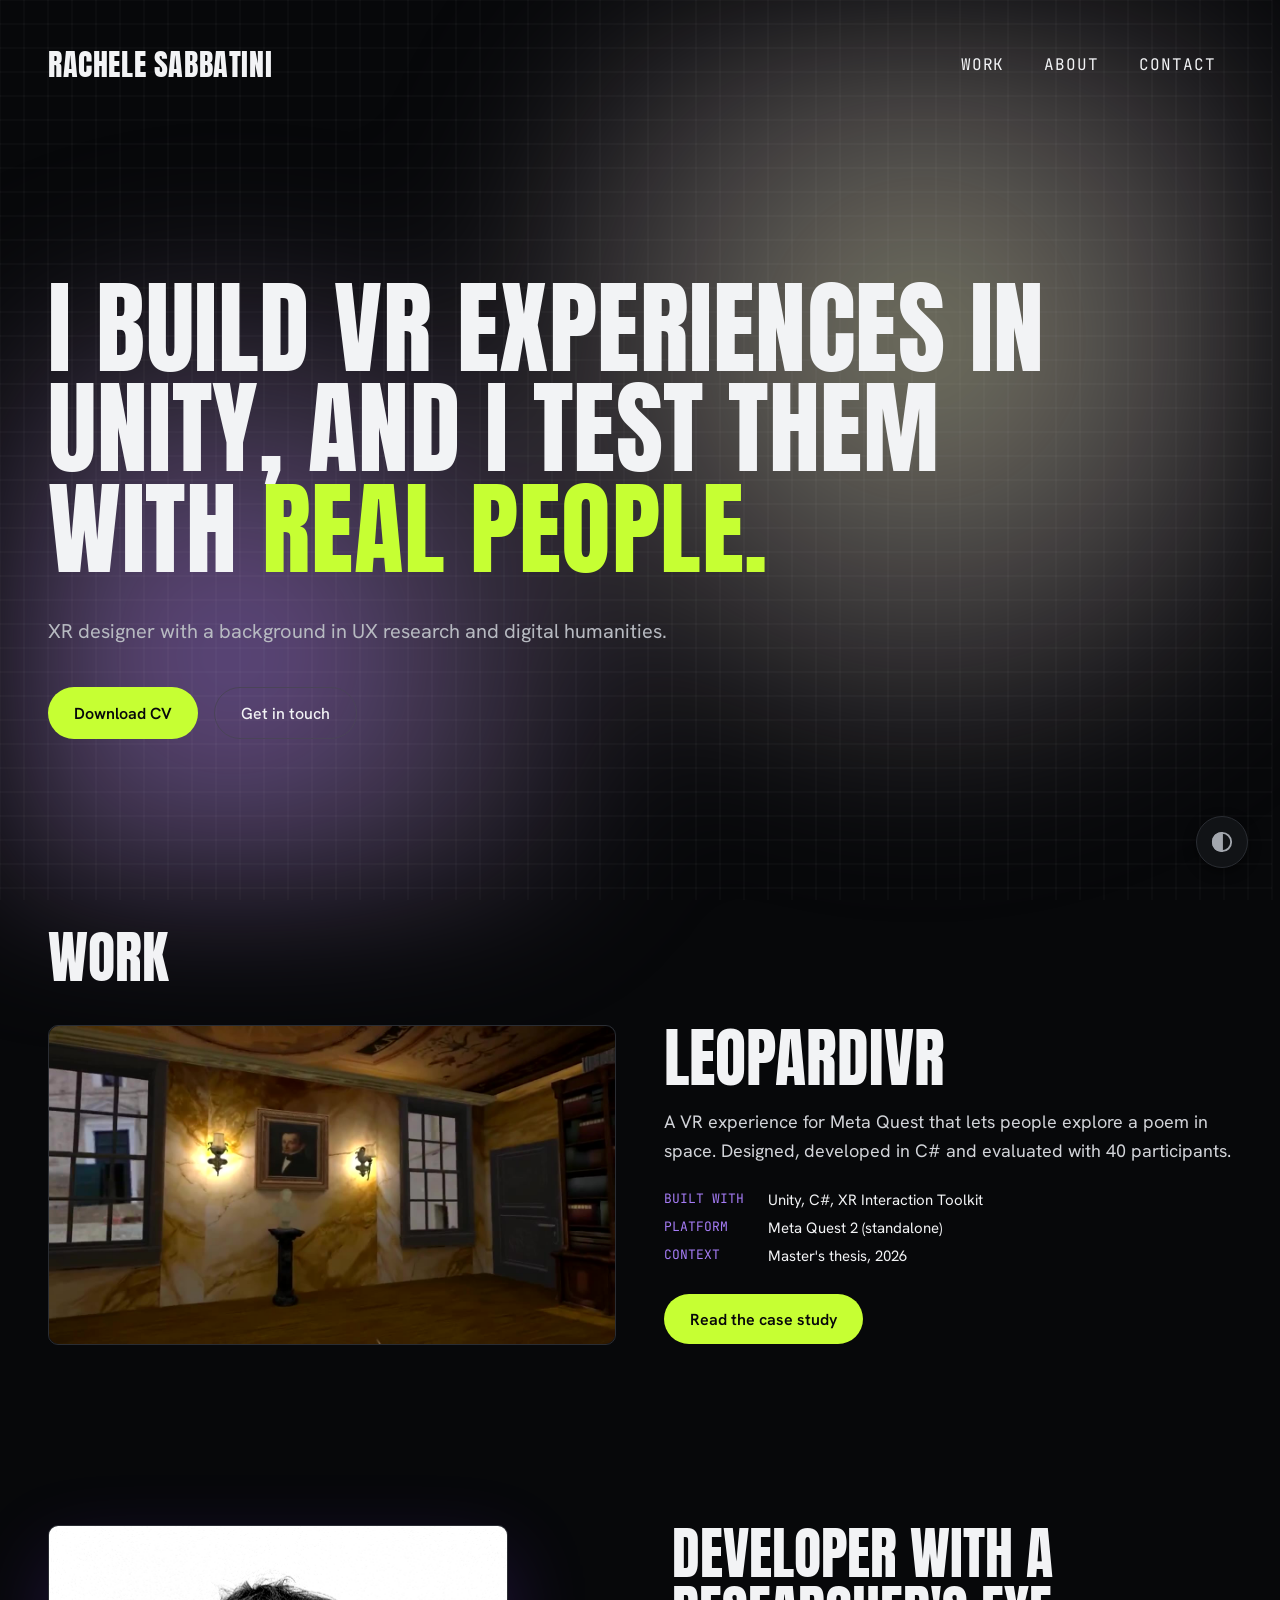
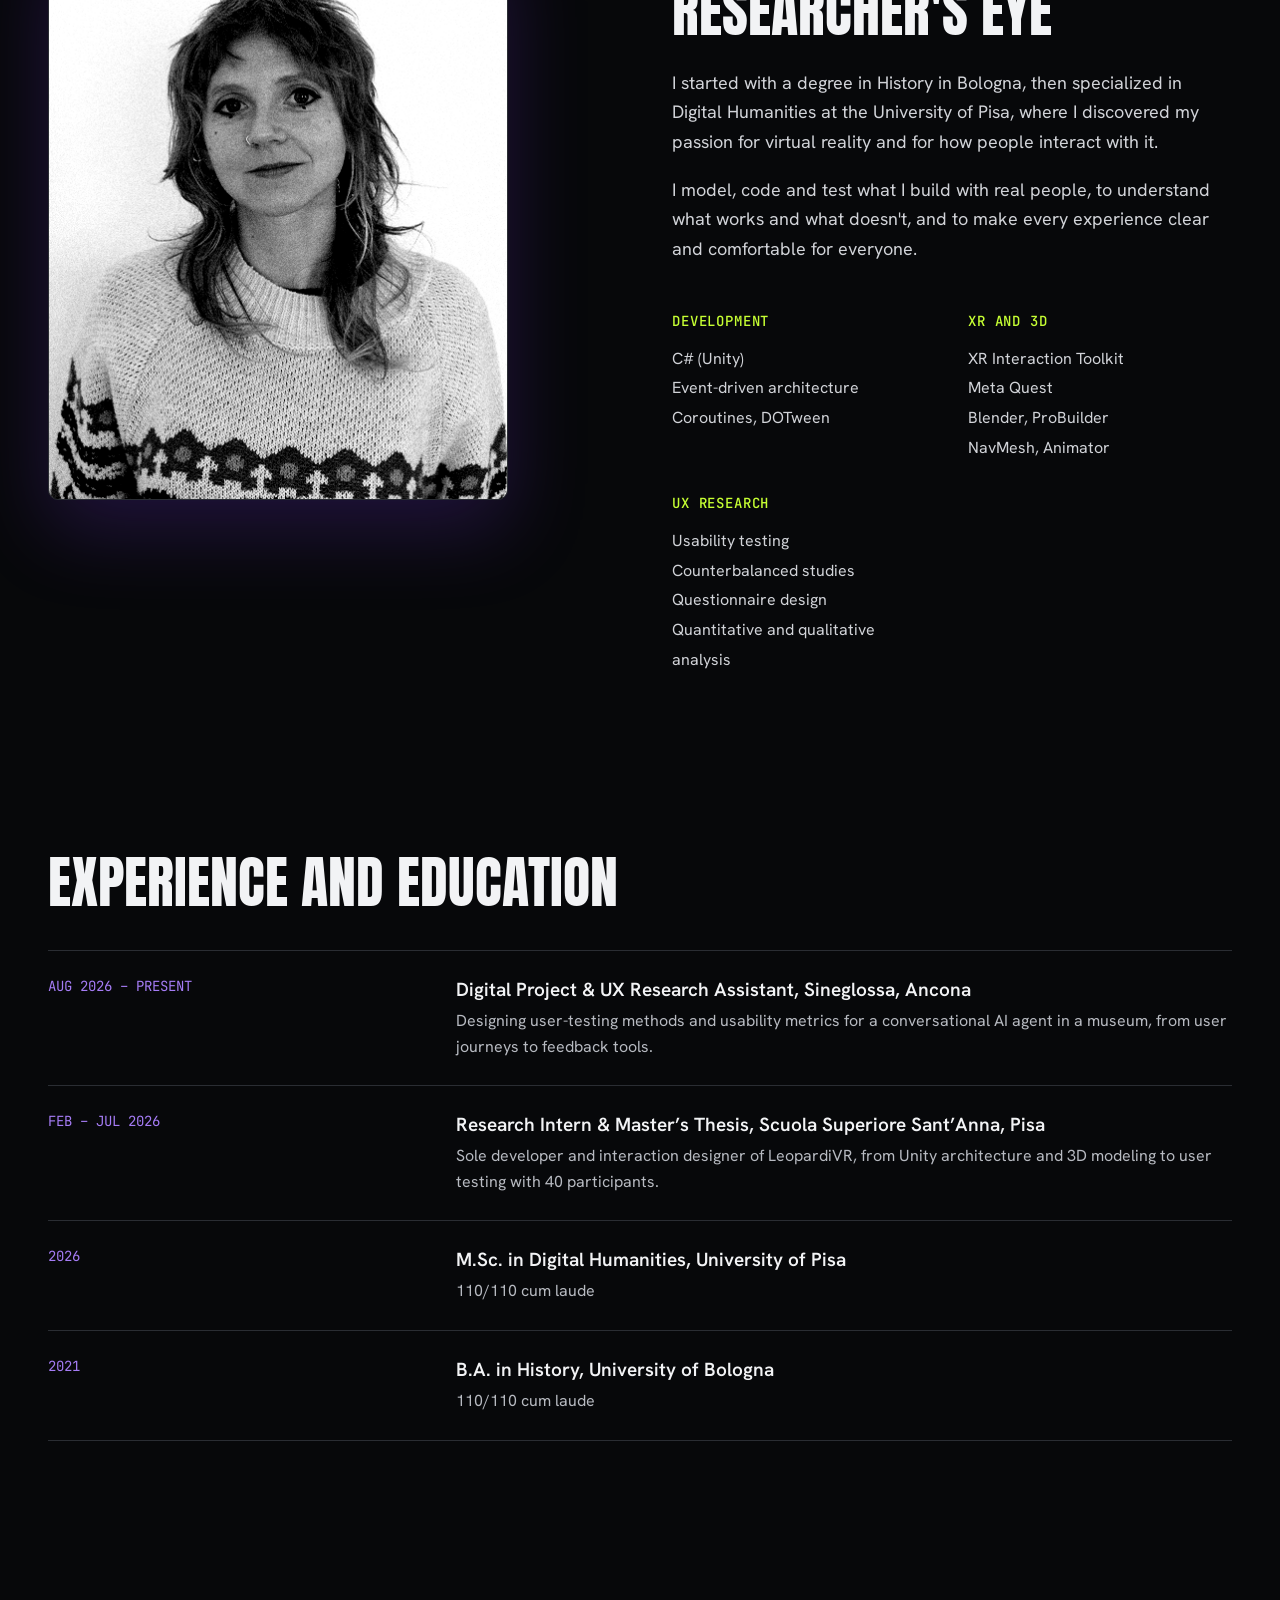
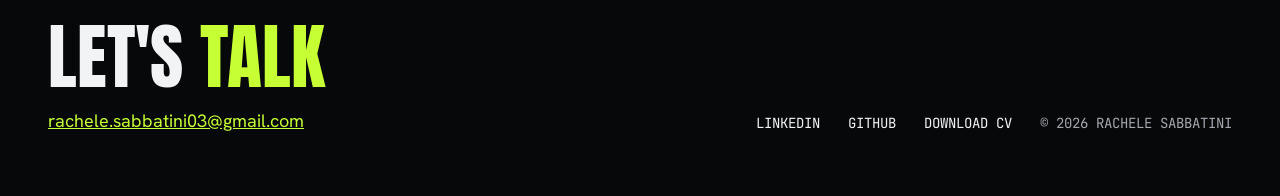
<file: index.html>
<!doctype html>
<html lang="en">

<head>
    <meta charset="utf-8">
    <meta name="viewport" content="width=device-width, initial-scale=1">
    <title>Rachele Sabbatini – XR Developer</title>
    <meta name="description"
        content="Portfolio of Rachele Sabbatini, XR developer with a background in UX research and digital humanities.">

    <!-- Anteprima quando il link viene condiviso (LinkedIn, WhatsApp…) -->
    <meta property="og:type" content="website">
    <meta property="og:title" content="Rachele Sabbatini – XR Developer">
    <meta property="og:description" content="I build VR experiences in Unity, and I test them with real people.">

    <link rel="icon"
        href="data:image/svg+xml,%3Csvg xmlns='http://www.w3.org/2000/svg' viewBox='0 0 64 64'%3E%3Crect width='64' height='64' rx='14' fill='%2307080A'/%3E%3Ctext x='32' y='44' font-family='Impact,sans-serif' font-size='34' text-anchor='middle' fill='%23C6FF33'%3ERS%3C/text%3E%3C/svg%3E">

    <!-- Prima che la pagina venga disegnata: classe "js" e alto contrasto salvato -->
    <script>
        document.documentElement.classList.add('js');
        try {
            if (localStorage.getItem('highContrast') === 'true') {
                document.documentElement.classList.add('high-contrast');
            }
        } catch (e) { }
    </script>

    <link rel="preconnect" href="https://fonts.googleapis.com">
    <link rel="preconnect" href="https://fonts.gstatic.com" crossorigin>
    <link rel="stylesheet"
        href="https://fonts.googleapis.com/css2?family=Anton&amp;family=Hanken+Grotesk:wght@400;500;600&amp;family=JetBrains+Mono:wght@400;500&amp;display=swap">
    <link rel="stylesheet" href="assets/style.css">
</head>

<body>
    <button id="a11y-toggle" class="a11y-btn" type="button" aria-pressed="false" aria-label="High contrast mode">
        <svg viewBox="0 0 24 24" width="22" height="22" stroke="currentColor" stroke-width="2" fill="none"
            stroke-linecap="round" stroke-linejoin="round" aria-hidden="true">
            <circle cx="12" cy="12" r="10"></circle>
            <path d="M12 2a10 10 0 0 0 0 20z" fill="currentColor"></path>
        </svg>
    </button>

    <div class="page">
        <div class="ambient-bg" aria-hidden="true">
            <div class="blob blob-1"></div>
            <div class="blob blob-2"></div>
        </div>

        <div class="container">

            <header class="site-header">
                <a href="index.html" class="logo">RACHELE SABBATINI</a>
                <nav class="site-nav" aria-label="Main">
                    <a href="#work" class="navlink" aria-label="Work" data-scramble="WORK"><span
                            aria-hidden="true">WORK</span></a>
                    <a href="#about" class="navlink" aria-label="About" data-scramble="ABOUT"><span
                            aria-hidden="true">ABOUT</span></a>
                    <a href="#contact" class="navlink" aria-label="Contact" data-scramble="CONTACT"><span
                            aria-hidden="true">CONTACT</span></a>
                </nav>
            </header>

            <main>
                <section class="hero">
                    <h1 class="hero-title">
                        <span class="w" style="--d: 0.10s">I</span>
                        <span class="w" style="--d: 0.20s">build</span>
                        <span class="w" style="--d: 0.30s">VR</span>
                        <span class="w" style="--d: 0.40s">experiences</span>
                        <span class="w" style="--d: 0.50s">in</span>
                        <span class="w" style="--d: 0.60s">Unity,</span>
                        <span class="w" style="--d: 0.74s">and</span>
                        <span class="w" style="--d: 0.84s">I</span>
                        <span class="w" style="--d: 0.94s">test</span>
                        <span class="w" style="--d: 1.04s">them</span>
                        <span class="w" style="--d: 1.14s">with</span>
                        <span class="w accent" style="--d: 1.30s">real</span>
                        <span class="w accent" style="--d: 1.42s">people.</span>
                    </h1>
                    <p class="hero-lead">XR designer with a background in UX research and digital humanities.</p>
                    <div class="actions">
                        <a href="SabbatiniRacheleCV.pdf" class="btn btn-primary">Download CV</a>
                        <a href="mailto:rachele.sabbatini03@gmail.com" class="btn btn-secondary">Get in touch</a>
                    </div>
                </section>

                <section id="work" class="work" aria-labelledby="work-title">
                    <h2 id="work-title" class="section-title">Work</h2>
                    <article class="project">
                        <a href="leopardivr.html" class="medialink" aria-label="Open the LeopardiVR case study">
                            <div class="cardmedia">
                                <video src="video/leopardivr-loop.mp4#t=0.1" poster="video/leopardivr-loop-poster.jpg"
                                    autoplay muted loop playsinline aria-hidden="true"></video>
                            </div>
                        </a>
                        <div class="project-info">
                            <h3 class="project-title">LeopardiVR</h3>
                            <p class="project-desc">A VR experience for Meta Quest that lets people explore a poem in
                                space. Designed, developed in C# and evaluated with 40 participants.</p>
                            <dl class="meta">
                                <dt>BUILT WITH</dt>
                                <dd>Unity, C#, XR Interaction Toolkit</dd>
                                <dt>PLATFORM</dt>
                                <dd>Meta Quest 2 (standalone)</dd>
                                <dt>CONTEXT</dt>
                                <dd>Master's thesis, 2026</dd>
                            </dl>
                            <a href="leopardivr.html" class="btn btn-primary">Read the case study</a>
                        </div>
                    </article>
                </section>

                <section id="about" class="about">
                    <div class="about-grid">
                        <figure class="about-photo">
                            <div class="profile-card">
                                <img src="image/cv_rachele_bianco.png" alt="Rachele Sabbatini">
                            </div>
                        </figure>
                        <div>
                            <h2 class="section-title">Developer with a researcher's eye</h2>
                            <p class="about-text">I started with a degree in History in Bologna, then specialized in
                                Digital Humanities at the University of Pisa, where I discovered my passion for virtual
                                reality and for how people interact with it.</p>
                            <p class="about-text">I model, code and test what I build with real people, to understand
                                what works and what doesn't, and to make every experience clear and comfortable for
                                everyone.</p>
                            <div class="skills">
                                <div>
                                    <h3>DEVELOPMENT</h3>
                                    <ul>
                                        <li>C# (Unity)</li>
                                        <li>Event-driven architecture</li>
                                        <li>Coroutines, DOTween</li>
                                    </ul>
                                </div>
                                <div>
                                    <h3>XR AND 3D</h3>
                                    <ul>
                                        <li>XR Interaction Toolkit</li>
                                        <li>Meta Quest</li>
                                        <li>Blender, ProBuilder</li>
                                        <li>NavMesh, Animator</li>
                                    </ul>
                                </div>
                                <div>
                                    <h3>UX RESEARCH</h3>
                                    <ul>
                                        <li>Usability testing</li>
                                        <li>Counterbalanced studies</li>
                                        <li>Questionnaire design</li>
                                        <li>Quantitative and qualitative analysis</li>
                                    </ul>
                                </div>
                            </div>
                        </div>
                    </div>
                </section>

                <section class="experience" aria-labelledby="experience-title">
                    <h2 id="experience-title" class="section-title">Experience and education</h2>
                    <ol class="timeline">
                        <li class="timeline-item">
                            <p class="timeline-date">AUG 2026 – PRESENT</p>
                            <div class="timeline-body">
                                <h3>Digital Project &amp; UX Research Assistant, Sineglossa, Ancona</h3>
                                <p>Designing user-testing methods and usability metrics for a conversational AI agent
                                    in a museum, from user journeys to feedback tools.</p>
                            </div>
                        </li>
                        <li class="timeline-item">
                            <p class="timeline-date">FEB – JUL 2026</p>
                            <div class="timeline-body">
                                <h3>Research Intern &amp; Master’s Thesis, Scuola Superiore Sant’Anna, Pisa</h3>
                                <p>Sole developer and interaction designer of LeopardiVR, from Unity architecture and
                                    3D modeling to user testing with 40 participants.</p>
                            </div>
                        </li>
                        <li class="timeline-item">
                            <p class="timeline-date">2026</p>
                            <div class="timeline-body">
                                <h3>M.Sc. in Digital Humanities, University of Pisa</h3>
                                <p>110/110 cum laude</p>
                            </div>
                        </li>
                        <li class="timeline-item">
                            <p class="timeline-date">2021</p>
                            <div class="timeline-body">
                                <h3>B.A. in History, University of Bologna</h3>
                                <p>110/110 cum laude</p>
                            </div>
                        </li>
                    </ol>
                </section>
            </main>

            <footer id="contact" class="site-footer">
                <div>
                    <p class="footer-cta">Let's <span class="accent">talk</span></p>
                    <a href="mailto:rachele.sabbatini03@gmail.com"
                        class="footer-email">rachele.sabbatini03@gmail.com</a>
                </div>
                <div class="footer-links">
                    <a href="https://www.linkedin.com/in/rachele-sabbatini-669364280/" class="navlink">LINKEDIN</a>
                    <a href="https://github.com/rachelesabbatini" class="navlink">GITHUB</a>
                    <a href="SabbatiniRacheleCV.pdf" class="navlink">DOWNLOAD CV</a>
                    <span class="copyright">© 2026 RACHELE SABBATINI</span>
                </div>
            </footer>

        </div>
    </div>

    <script src="assets/site.js"></script>
</body>

</html>
</file>
<file: assets/style.css>
/* =========================================================
   Rachele Sabbatini – portfolio
   Stili condivisi da tutte le pagine del sito.
   ========================================================= */

/* ---------- 1. Variabili ---------- */
:root {
    --bg: #07080A;
    --surface: #111316;
    --border: #2A2D33;
    --border-strong: #4A4458;

    --text: #F2F3F5;
    --text-body: #D1D3D8;
    --text-muted: #B7BAC1;
    --text-dim: #A3A7AE;

    --lime: #C6FF33;
    --lime-hover: #DDFF85;
    --violet: #7D39EB;
    --violet-light: #A57CF5;

    --font-display: 'Anton', Impact, sans-serif;
    --font-body: 'Hanken Grotesk', 'Helvetica Neue', Arial, sans-serif;
    --font-mono: 'JetBrains Mono', ui-monospace, Menlo, monospace;

    --radius: 10px;
}

/* ---------- 2. Base ---------- */
body {
    margin: 0;
    background: var(--bg);
}

a {
    color: var(--lime);
}

a:hover {
    color: var(--lime-hover);
}

.page {
    position: relative;
    min-height: 100vh;
    background: var(--bg);
    color: var(--text);
    font-family: var(--font-body);
    overflow: hidden;
}

/* Il contenuto sta sopra lo sfondo animato e la griglia di site.js */
.container {
    position: relative;
    z-index: 2;
    max-width: 1240px;
    margin: 0 auto;
    padding: 0 clamp(20px, 5vw, 48px);
}

.section-title {
    margin: 0 0 40px;
    font-family: var(--font-display);
    font-weight: 400;
    font-size: clamp(40px, 6vw, 56px);
    line-height: 1;
    text-transform: uppercase;
}

.mono-label {
    margin: 0;
    font-family: var(--font-mono);
    font-size: 13px;
    color: var(--violet-light);
}

/* ---------- 3. Sfondo animato (blob) ---------- */
.ambient-bg {
    position: fixed;
    inset: 0;
    z-index: 0;
    overflow: hidden;
    pointer-events: none;
    filter: blur(70px);
}

.blob {
    position: absolute;
    border-radius: 50%;
    will-change: transform;
}

.blob::after {
    content: "";
    position: absolute;
    inset: 0;
    border-radius: 50%;
    animation: pulseOpacity 6s ease-in-out infinite alternate;
}

/* Blob 1: viola, con un livello verde in dissolvenza */
.blob-1 {
    top: -15%;
    left: 35%;
    width: 75vw;
    height: 75vw;
    max-width: 950px;
    max-height: 950px;
    background: radial-gradient(closest-side, rgba(125, 57, 235, 0.55), rgba(125, 57, 235, 0));
    animation: moveBlob1 10s ease-in-out infinite alternate;
}

.blob-1::after {
    background: radial-gradient(closest-side, rgba(198, 255, 51, 0.40), rgba(198, 255, 51, 0));
}

/* Blob 2: verde, con un livello viola in dissolvenza */
.blob-2 {
    bottom: -20%;
    left: -15%;
    width: 70vw;
    height: 70vw;
    max-width: 850px;
    max-height: 850px;
    background: radial-gradient(closest-side, rgba(198, 255, 51, 0.35), rgba(198, 255, 51, 0));
    animation: moveBlob2 12s ease-in-out infinite alternate;
}

.blob-2::after {
    background: radial-gradient(closest-side, rgba(125, 57, 235, 0.55), rgba(125, 57, 235, 0));
}

@keyframes moveBlob1 {
    to {
        transform: translate(-30%, 35%) scale(1.25);
    }
}

@keyframes moveBlob2 {
    to {
        transform: translate(45%, -30%) scale(1.3);
    }
}

@keyframes pulseOpacity {
    from {
        opacity: 0;
    }

    to {
        opacity: 1;
    }
}

/* ---------- 4. Header e navigazione ---------- */
.site-header {
    display: flex;
    flex-wrap: wrap;
    justify-content: space-between;
    align-items: center;
    gap: 16px;
    padding: 40px 0;
}

.logo {
    font-family: var(--font-display);
    font-size: clamp(24px, 3vw, 30px);
    letter-spacing: 0.02em;
    color: var(--text);
    text-decoration: none;
}

.logo:hover {
    color: var(--text);
}

.site-nav {
    display: flex;
    flex-wrap: wrap;
    gap: 8px;
}

.navlink {
    color: var(--text);
    text-decoration: none;
}

.navlink:hover {
    color: var(--lime);
}

.site-nav .navlink {
    display: inline-flex;
    align-items: center;
    min-height: 48px;
    padding: 0 16px;
    font-family: var(--font-mono);
    font-size: 16px;
    letter-spacing: 0.06em;
}

/* ---------- 5. Pulsanti ---------- */
.btn {
    display: inline-flex;
    align-items: center;
    min-height: 50px;
    padding: 0 26px;
    border-radius: 999px;
    font-size: 16px;
    text-decoration: none;
}

.btn-primary {
    background: var(--lime);
    color: var(--bg);
    font-weight: 600;
}

.btn-primary:hover {
    background: var(--lime-hover);
    color: var(--bg);
}

.btn-secondary {
    border: 1px solid var(--border-strong);
    color: var(--text);
    font-weight: 500;
}

.btn-secondary:hover {
    border-color: var(--violet-light);
    color: var(--text);
}

/* ---------- 6. Hero ---------- */
.hero {
    max-width: 1060px;
    padding: 150px 0 130px;
}

.hero-title {
    margin: 0;
    font-family: var(--font-display);
    font-weight: 400;
    font-size: clamp(52px, 8vw, 112px);
    line-height: 0.98;
    letter-spacing: 0.005em;
    text-transform: uppercase;
}

.hero-lead {
    max-width: 660px;
    margin: 36px 0 0;
    font-size: 20px;
    line-height: 1.6;
    color: var(--text-muted);
}

.actions {
    display: flex;
    flex-wrap: wrap;
    gap: 16px;
    margin-top: 40px;
}

/* Parole del titolo che compaiono una alla volta (ritardo impostato in --d) */
.w {
    display: inline-block;
    animation: wordIn 0.9s ease-out both;
    animation-delay: var(--d, 0s);
}

.accent {
    color: var(--lime);
}

@keyframes wordIn {
    0% {
        opacity: 0;
        filter: blur(8px);
        text-shadow: 0 0 30px rgba(198, 255, 51, 0.9);
    }

    55% {
        opacity: 1;
        filter: blur(0);
        text-shadow: 0 0 22px rgba(198, 255, 51, 0.6);
    }

    100% {
        opacity: 1;
        filter: blur(0);
        text-shadow: 0 0 0 rgba(198, 255, 51, 0);
    }
}

/* ---------- 7. Work ---------- */
.work {
    padding: 60px 0 40px;
}

.project {
    display: grid;
    grid-template-columns: repeat(auto-fit, minmax(min(100%, 440px), 1fr));
    gap: 48px;
    align-items: center;
}

.medialink {
    display: block;
    border-radius: var(--radius);
    color: var(--text-dim);
    text-decoration: none;
}

.medialink:hover {
    color: var(--text-dim);
}

.cardmedia {
    display: flex;
    align-items: center;
    justify-content: center;
    aspect-ratio: 16 / 9;
    border: 1px solid var(--border);
    border-radius: var(--radius);
    background: var(--surface);
    font-family: var(--font-mono);
    font-size: 14px;
    transition: border-color 0.2s, box-shadow 0.2s;
}

.cardmedia video,
.cardmedia img {
    width: 100%;
    height: 100%;
    object-fit: cover;
    border-radius: inherit;
    display: block;
}

.medialink:hover .cardmedia {
    border-color: var(--violet);
    box-shadow: 0 0 0 1px var(--violet), 0 20px 60px rgba(125, 57, 235, 0.3);
}

.project-info {
    display: flex;
    flex-direction: column;
    align-items: flex-start;
    gap: 18px;
}

.project-title {
    margin: 0;
    font-family: var(--font-display);
    font-weight: 400;
    font-size: clamp(44px, 7vw, 64px);
    line-height: 1;
    text-transform: uppercase;
}

.project-desc {
    margin: 0;
    font-size: 18px;
    line-height: 1.6;
    color: var(--text-body);
}

.meta {
    display: grid;
    grid-template-columns: auto 1fr;
    gap: 8px 24px;
    margin: 6px 0 0;
    font-size: 15px;
}

.meta dt {
    font-family: var(--font-mono);
    font-size: 13px;
    color: var(--violet-light);
}

.meta dd {
    margin: 0;
}

.project-info .btn {
    margin-top: 10px;
}

/* ---------- 8. About ---------- */
.about {
    padding: 140px 0 40px;
}

.about-grid {
    display: grid;
    grid-template-columns: repeat(auto-fit, minmax(min(100%, 380px), 1fr));
    gap: 64px;
    align-items: start;
}

.about-photo {
    max-width: 460px;
    margin: 0;
}

.profile-card {
    display: flex;
    align-items: center;
    justify-content: center;
    aspect-ratio: 4 / 5;
    overflow: hidden;
    border: 1px solid var(--border);
    border-radius: var(--radius);
    background: var(--surface);
    box-shadow: 0 30px 80px rgba(125, 57, 235, 0.22);
    transition: box-shadow 0.4s ease, border-color 0.4s ease, transform 0.4s ease;
}

.profile-card:hover {
    border-color: var(--violet);
    box-shadow: 0 30px 110px rgba(125, 57, 235, 0.55), 0 0 35px rgba(125, 57, 235, 0.35);
    transform: translateY(-4px);
}

.profile-card img {
    display: block;
    width: 100%;
    height: 100%;
    object-fit: cover;
}

.about .section-title {
    margin-bottom: 28px;
    line-height: 1.02;
}

.about-text {
    margin: 0 0 18px;
    font-size: 18px;
    line-height: 1.65;
    color: var(--text-body);
}

.skills {
    display: grid;
    grid-template-columns: repeat(auto-fit, minmax(170px, 1fr));
    gap: 32px;
    margin-top: 48px;
}

.skills h3 {
    margin: 0 0 14px;
    font-family: var(--font-mono);
    font-size: 14px;
    font-weight: 500;
    letter-spacing: 0.06em;
    color: var(--lime);
}

.skills ul {
    margin: 0;
    padding: 0;
    list-style: none;
    font-size: 16px;
    line-height: 1.85;
    color: var(--text-body);
}

/* ---------- 9. Experience ---------- */
.experience {
    padding: 140px 0 40px;
}

.timeline {
    margin: 0;
    padding: 0;
    list-style: none;
    border-top: 1px solid var(--border);
}

.timeline-item {
    display: grid;
    grid-template-columns: repeat(auto-fit, minmax(min(100%, 240px), 1fr));
    gap: 8px 40px;
    padding: 26px 0;
    border-bottom: 1px solid var(--border);
}

.timeline-date {
    margin: 0;
    font-family: var(--font-mono);
    font-size: 14px;
    color: var(--violet-light);
}

.timeline-body {
    grid-column: span 2;
}

.timeline-body h3 {
    margin: 0;
    font-size: 19px;
    font-weight: 600;
}

.timeline-body p {
    margin: 6px 0 0;
    font-size: 16px;
    line-height: 1.6;
    color: var(--text-muted);
}

/* ---------- 10. Footer ---------- */
.site-footer {
    display: flex;
    flex-wrap: wrap;
    justify-content: space-between;
    align-items: end;
    gap: 32px;
    padding: 140px 0 64px;
}

.footer-cta {
    margin: 0 0 16px;
    font-family: var(--font-display);
    font-size: clamp(48px, 9vw, 72px);
    line-height: 1;
    text-transform: uppercase;
}

.footer-email {
    font-size: 18px;
}

.footer-links {
    display: flex;
    flex-wrap: wrap;
    gap: 28px;
    font-family: var(--font-mono);
    font-size: 14px;
}

.copyright {
    color: var(--text-dim);
}

/* ---------- 11. Pulsante alto contrasto ---------- */
.a11y-btn {
    position: fixed;
    right: 32px;
    bottom: 32px;
    z-index: 9999;
    display: flex;
    align-items: center;
    justify-content: center;
    width: 52px;
    height: 52px;
    border: 1px solid var(--border);
    border-radius: 50%;
    background: var(--surface);
    color: var(--text-dim);
    cursor: pointer;
    box-shadow: 0 4px 12px rgba(0, 0, 0, 0.5);
    transition: all 0.2s ease;
}

.a11y-btn:hover {
    border-color: var(--lime);
    color: var(--lime);
    box-shadow: 0 0 20px rgba(198, 255, 51, 0.2);
    transform: scale(1.05);
}

.a11y-btn:focus-visible {
    outline: 2px solid var(--lime);
    outline-offset: 3px;
}

/* ---------- 12. Modalità alto contrasto ----------
   La classe .high-contrast viene messa su <html> già nel <head>,
   così la pagina non "lampeggia" al caricamento. */
.high-contrast body,
.high-contrast .page {
    background: #000 !important;
}

.high-contrast .ambient-bg,
.high-contrast .interactive-grid-canvas {
    display: none !important;
}

.high-contrast p,
.high-contrast h1,
.high-contrast h2,
.high-contrast h3,
.high-contrast li,
.high-contrast dt,
.high-contrast dd,
.high-contrast div,
.high-contrast span {
    color: #FFF !important;
}

.high-contrast a,
.high-contrast a span,
.high-contrast .btn-primary,
.high-contrast .w {
    color: #FF0 !important;
    text-shadow: none !important;
    background: transparent !important;
    border-color: #FF0 !important;
}

.high-contrast .a11y-btn {
    background: #000 !important;
    border-color: #FF0 !important;
    color: #FF0 !important;
}

/* ---------- 13. Movimento ridotto ---------- */
@media (prefers-reduced-motion: reduce) {

    .w,
    .blob,
    .blob::after {
        animation: none;
    }

    .profile-card,
    .cardmedia,
    .a11y-btn {
        transition: none;
    }

    .profile-card:hover,
    .a11y-btn:hover {
        transform: none;
    }
}

.cardmedia video,
.cardmedia img {
    width: 100%;
    height: 100%;
    object-fit: cover;
    border-radius: inherit;
    display: block;
}
</file>
